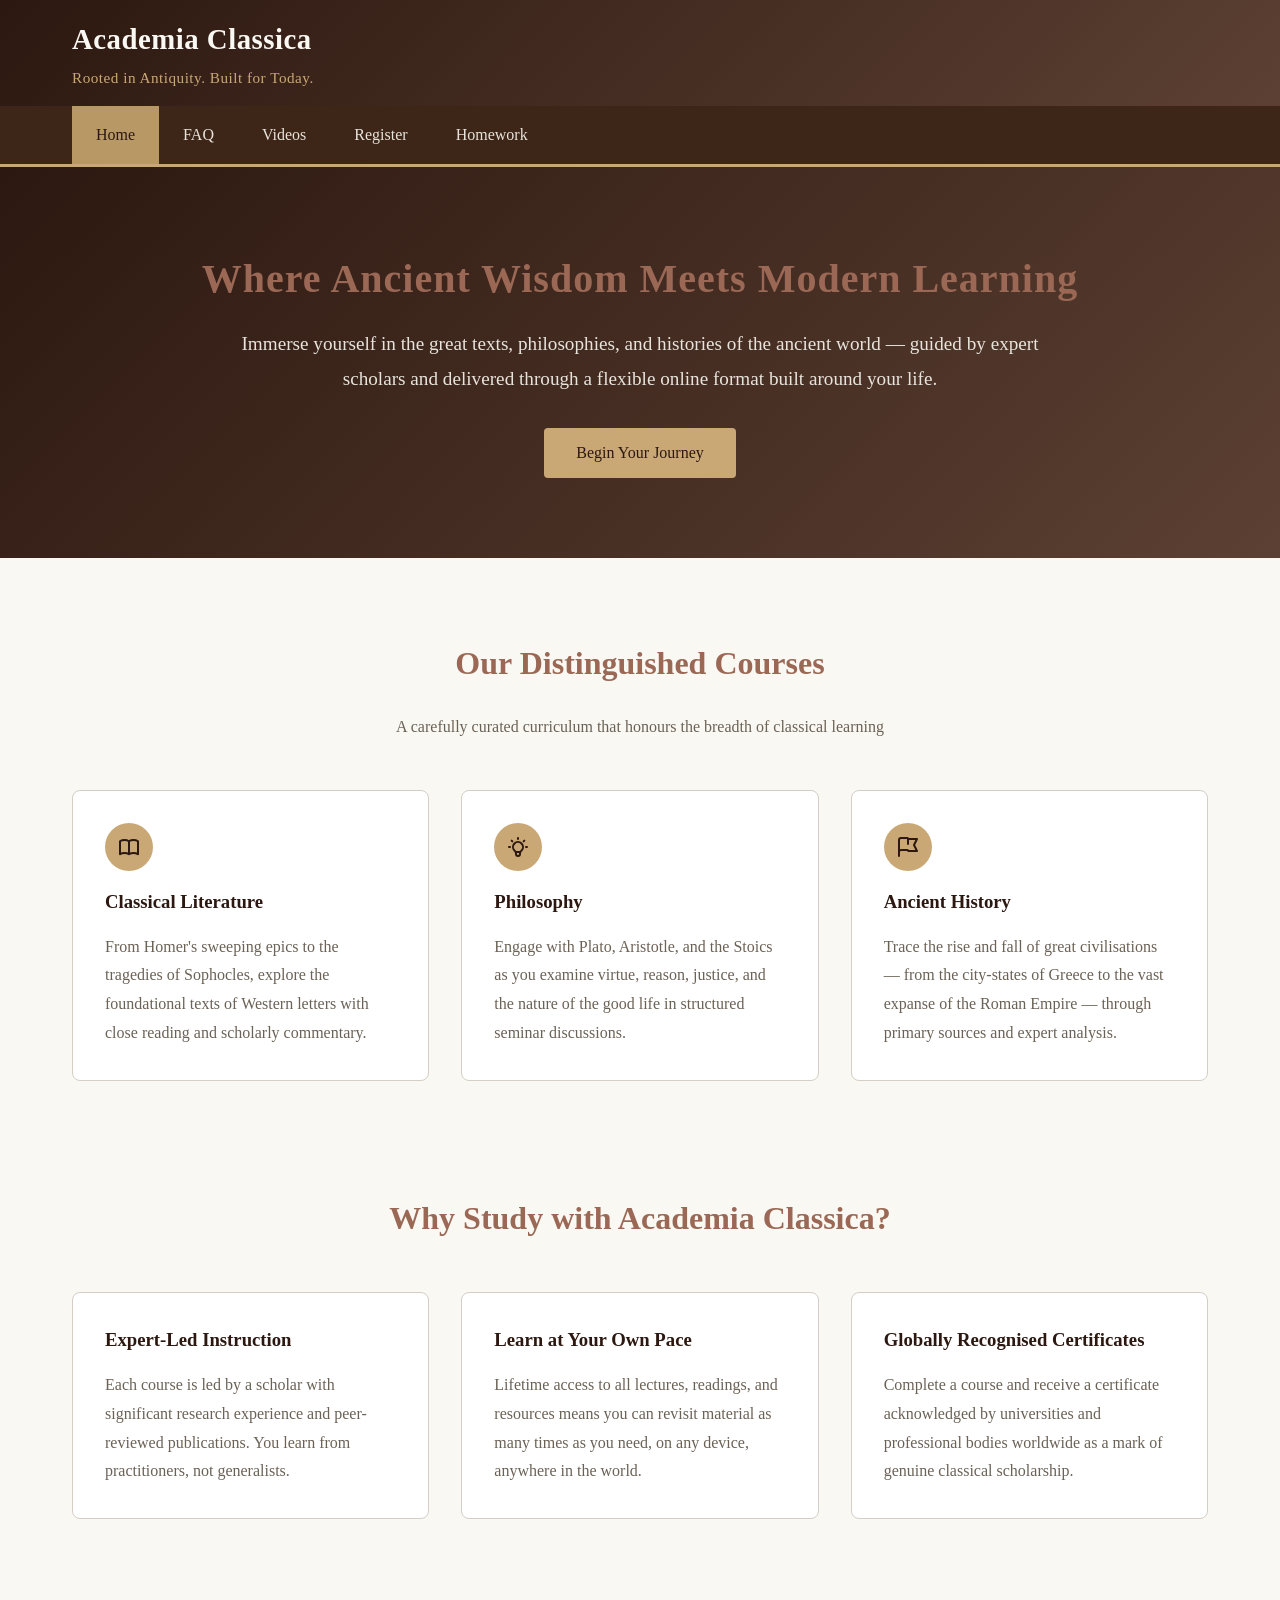
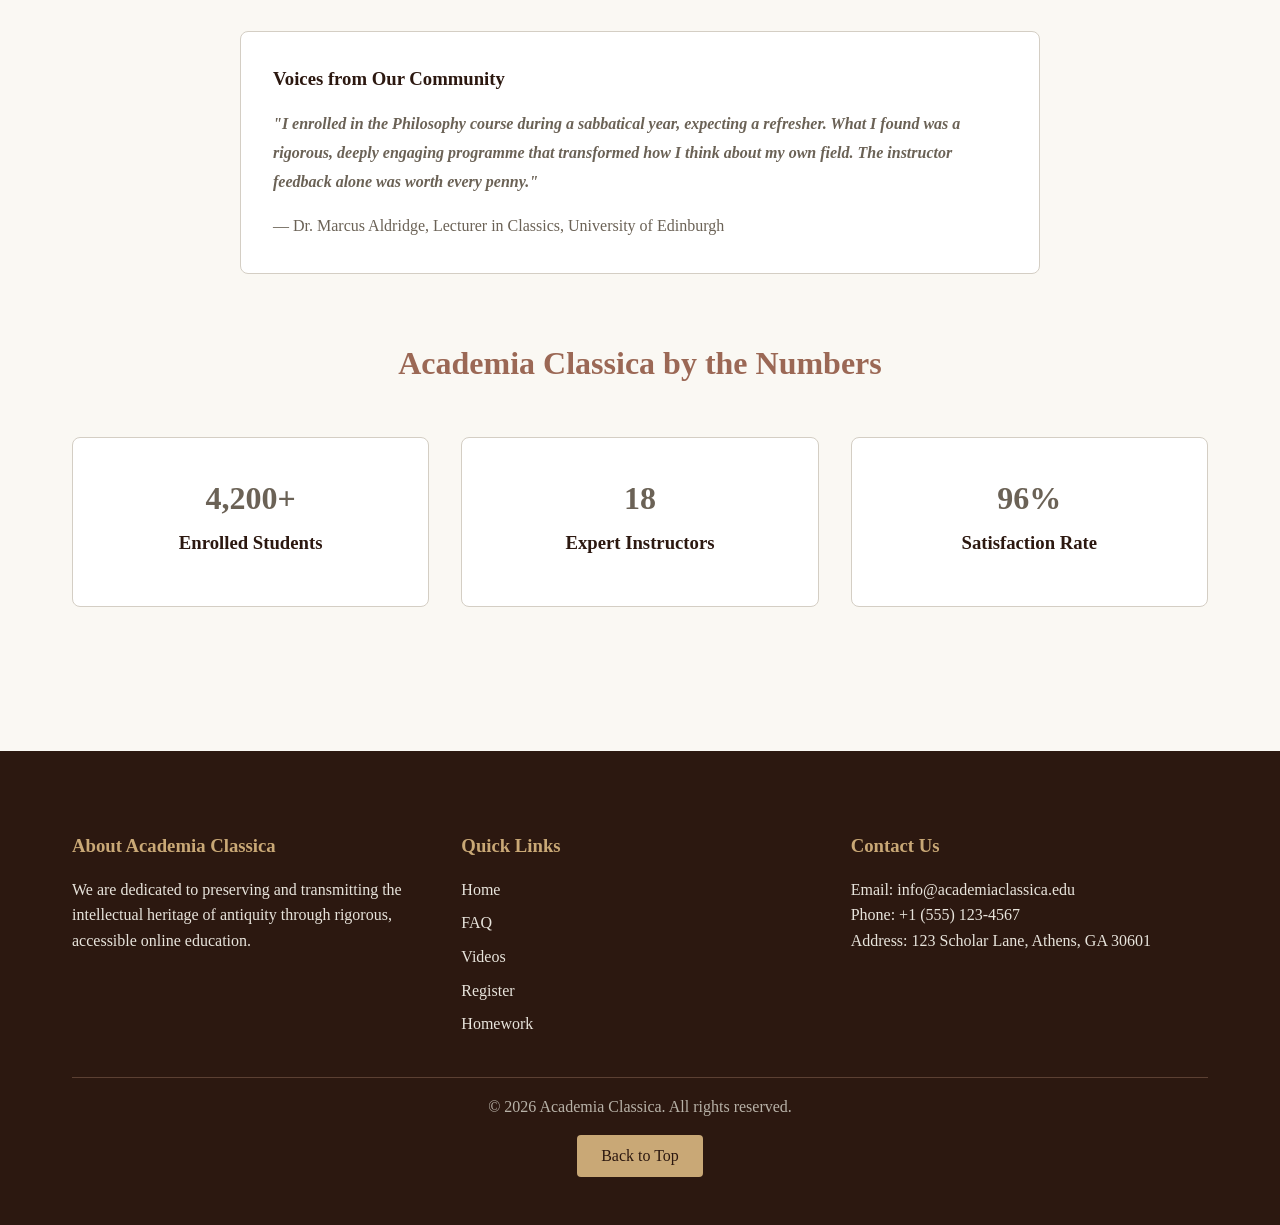
<file: index.html>
<!DOCTYPE html>
<html lang="en">
<head>
    <meta charset="UTF-8">
    <meta name="viewport" content="width=device-width, initial-scale=1.0">
    <title>Academia Classica - Online Classical Education</title>
    <link rel="stylesheet" href="css/style.css">
</head>
<body>
    <!-- Site Header -->
    <header id="top">
        <div class="container header-inner">
            <div>
                <h1>Academia Classica</h1>
                <p class="header-tagline">Rooted in Antiquity. Built for Today.</p>
            </div>
        </div>
    </header>

    <!-- Navigation Bar -->
    <nav>
        <ul>
            <li><a href="index.html" class="active">Home</a></li>
            <li><a href="page2.html">FAQ</a></li>
            <li><a href="page3.html">Videos</a></li>
            <li><a href="page4.html">Register</a></li>
            <li><a href="page5.html">Homework</a></li>
        </ul>
    </nav>

    <!-- Main Content -->
    <main>
        <section class="hero">
            <h2>Where Ancient Wisdom Meets Modern Learning</h2>
            <p>
                Immerse yourself in the great texts, philosophies, and histories of the ancient world —
                guided by expert scholars and delivered through a flexible online format built around your life.
            </p>
            <a href="page4.html" class="btn">Begin Your Journey</a>
        </section>

        <section class="container">
            <h2>Our Distinguished Courses</h2>
            <p class="text-center mb-2">A carefully curated curriculum that honours the breadth of classical learning</p>

            <div class="grid">
                <article class="card">
                    <div class="icon">
                        <svg width="24" height="24" fill="none" stroke="#2C1810" viewBox="0 0 24 24">
                            <path stroke-linecap="round" stroke-linejoin="round" stroke-width="2"
                                  d="M12 6.253v13m0-13C10.832 5.477 9.246 5 7.5 5S4.168 5.477 3 6.253v13C4.168 18.477 5.754 18 7.5 18s3.332.477 4.5 1.253m0-13C13.168 5.477 14.754 5 16.5 5c1.747 0 3.332.477 4.5 1.253v13C19.832 18.477 18.247 18 16.5 18c-1.746 0-3.332.477-4.5 1.253" />
                        </svg>
                    </div>
                    <h3>Classical Literature</h3>
                    <p>
                        From Homer's sweeping epics to the tragedies of Sophocles, explore the foundational
                        texts of Western letters with close reading and scholarly commentary.
                    </p>
                </article>

                <article class="card">
                    <div class="icon">
                        <svg width="24" height="24" fill="none" stroke="#2C1810" viewBox="0 0 24 24">
                            <path stroke-linecap="round" stroke-linejoin="round" stroke-width="2"
                                  d="M9.663 17h4.673M12 3v1m6.364 1.636l-.707.707M21 12h-1M4 12H3m3.343-5.657l-.707-.707m2.828 9.9a5 5 0 117.072 0l-.548.547A3.374 3.374 0 0014 18.469V19a2 2 0 11-4 0v-.531c0-.895-.356-1.754-.988-2.386l-.548-.547z" />
                        </svg>
                    </div>
                    <h3>Philosophy</h3>
                    <p>
                        Engage with Plato, Aristotle, and the Stoics as you examine virtue, reason,
                        justice, and the nature of the good life in structured seminar discussions.
                    </p>
                </article>

                <article class="card">
                    <div class="icon">
                        <svg width="24" height="24" fill="none" stroke="#2C1810" viewBox="0 0 24 24">
                            <path stroke-linecap="round" stroke-linejoin="round" stroke-width="2"
                                  d="M3 21v-4m0 0V5a2 2 0 012-2h6.5l1 1H21l-3 6 3 6h-8.5l-1-1H5a2 2 0 00-2 2zm9-13.5V9" />
                        </svg>
                    </div>
                    <h3>Ancient History</h3>
                    <p>
                        Trace the rise and fall of great civilisations — from the city-states of Greece
                        to the vast expanse of the Roman Empire — through primary sources and expert analysis.
                    </p>
                </article>
            </div>
        </section>

        <!-- Why Choose Us -->
        <section class="container">
            <h2>Why Study with Academia Classica?</h2>
            <div class="grid">
                <article class="card">
                    <h3>Expert-Led Instruction</h3>
                    <p>
                        Each course is led by a scholar with significant research experience and peer-reviewed
                        publications. You learn from practitioners, not generalists.
                    </p>
                </article>

                <article class="card">
                    <h3>Learn at Your Own Pace</h3>
                    <p>
                        Lifetime access to all lectures, readings, and resources means you can revisit
                        material as many times as you need, on any device, anywhere in the world.
                    </p>
                </article>

                <article class="card">
                    <h3>Globally Recognised Certificates</h3>
                    <p>
                        Complete a course and receive a certificate acknowledged by universities and
                        professional bodies worldwide as a mark of genuine classical scholarship.
                    </p>
                </article>
            </div>
        </section>

        <!-- Student Testimonial -->
        <section class="container">
            <div class="card max-width-800">
                <h3>Voices from Our Community</h3>
                <p class="italic-text">
                    <strong>"I enrolled in the Philosophy course during a sabbatical year, expecting a refresher.
                    What I found was a rigorous, deeply engaging programme that transformed how I think about
                    my own field. The instructor feedback alone was worth every penny."</strong>
                </p>
                <p class="author-text">— Dr. Marcus Aldridge, Lecturer in Classics, University of Edinburgh</p>
            </div>
        </section>

        <!-- Stats Strip -->
        <section class="container">
            <h2>Academia Classica by the Numbers</h2>
            <div class="grid">
                <article class="card text-center">
                    <p class="stat-number stat-graded"><strong>4,200+</strong></p>
                    <h3>Enrolled Students</h3>
                </article>
                <article class="card text-center">
                    <p class="stat-number stat-pending"><strong>18</strong></p>
                    <h3>Expert Instructors</h3>
                </article>
                <article class="card text-center">
                    <p class="stat-number stat-submitted"><strong>96%</strong></p>
                    <h3>Satisfaction Rate</h3>
                </article>
            </div>
        </section>
    </main>


    <footer>
        <div class="container">
            <div class="footer-content">
                <aside class="footer-section">
                    <h3>About Academia Classica</h3>
                    <p>
                        We are dedicated to preserving and transmitting the intellectual heritage of
                        antiquity through rigorous, accessible online education.
                    </p>
                </aside>

                <aside class="footer-section">
                    <h3>Quick Links</h3>
                    <ul>
                        <li><a href="index.html">Home</a></li>
                        <li><a href="page2.html">FAQ</a></li>
                        <li><a href="page3.html">Videos</a></li>
                        <li><a href="page4.html">Register</a></li>
                        <li><a href="page5.html">Homework</a></li>
                    </ul>
                </aside>

                <aside class="footer-section">
                    <h3>Contact Us</h3>
                    <p>Email: info@academiaclassica.edu</p>
                    <p>Phone: +1 (555) 123-4567</p>
                    <p>Address: 123 Scholar Lane, Athens, GA 30601</p>
                </aside>
            </div>

            <div class="footer-bottom">
                <p>&copy; 2026 Academia Classica. All rights reserved.</p>
                <a href="#top" class="back-to-top">Back to Top</a>
            </div>
        </div>
    </footer>
</body>
</html>
</file>
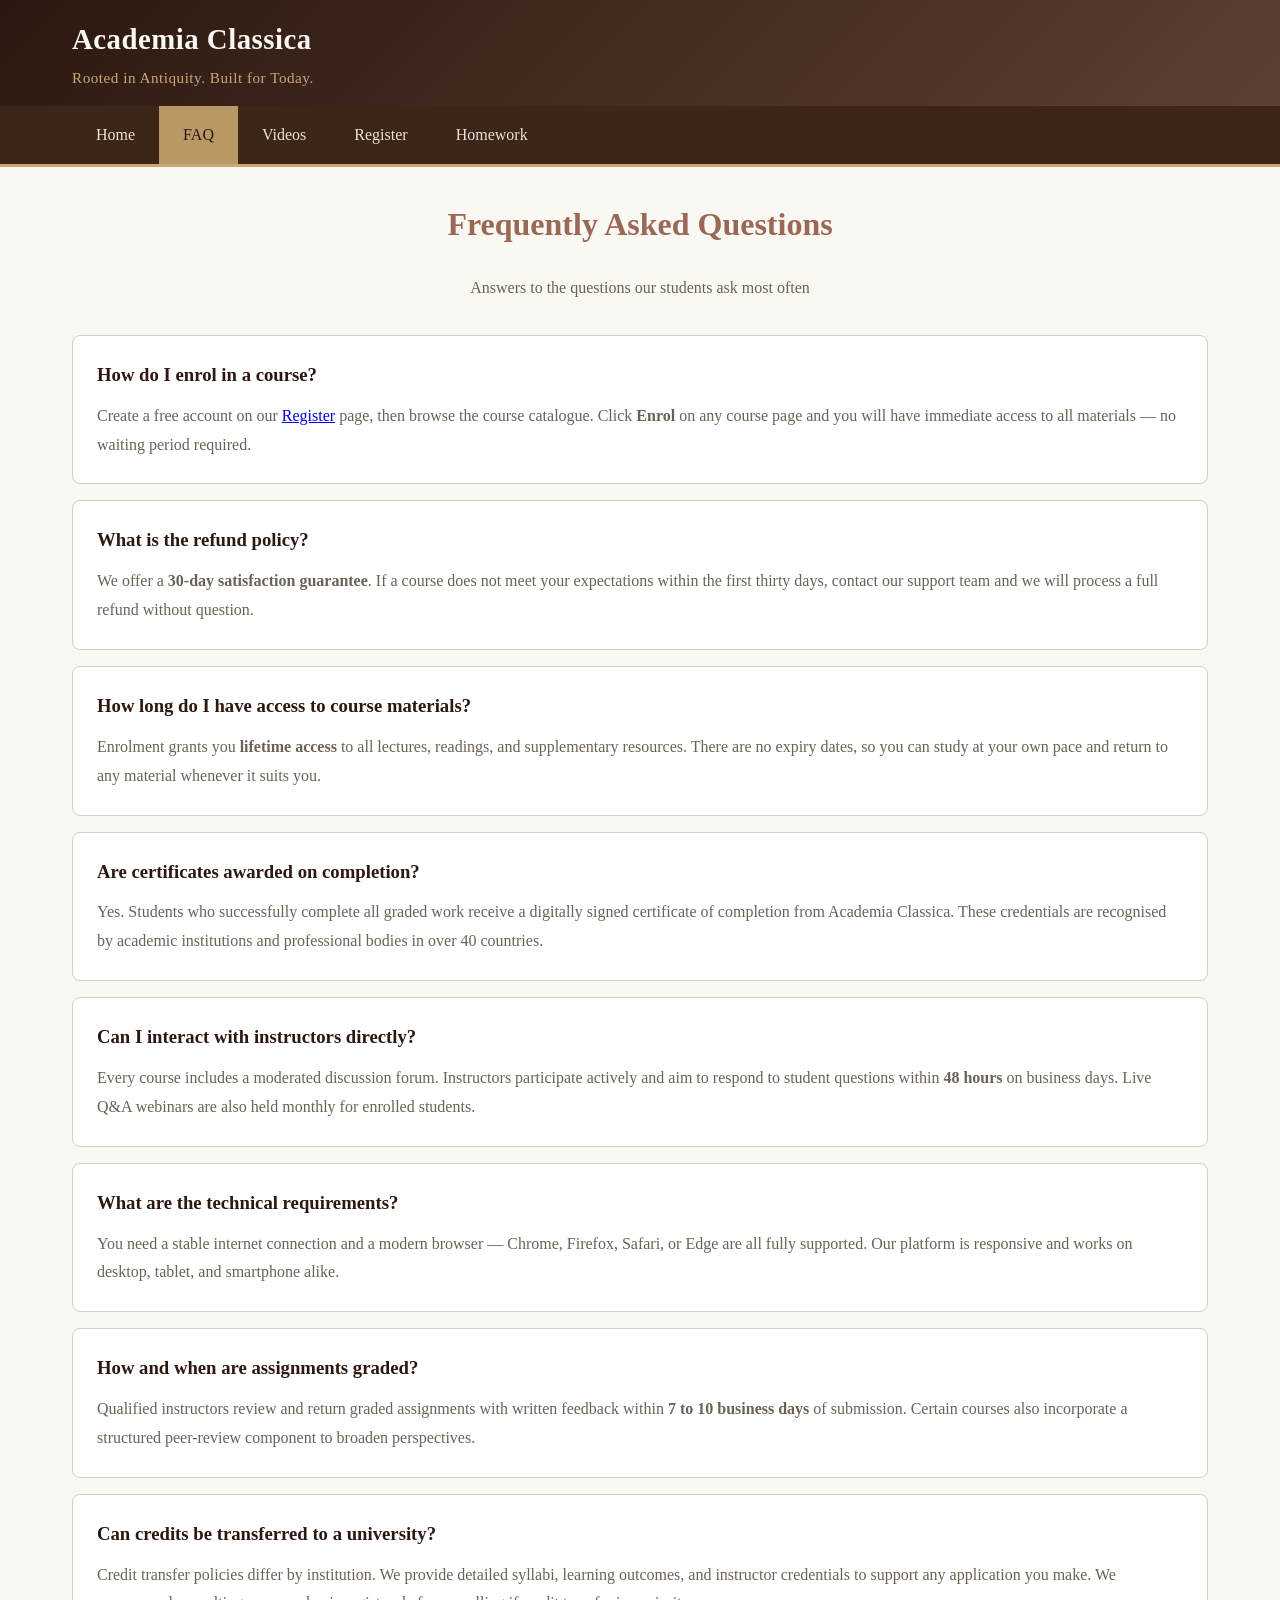
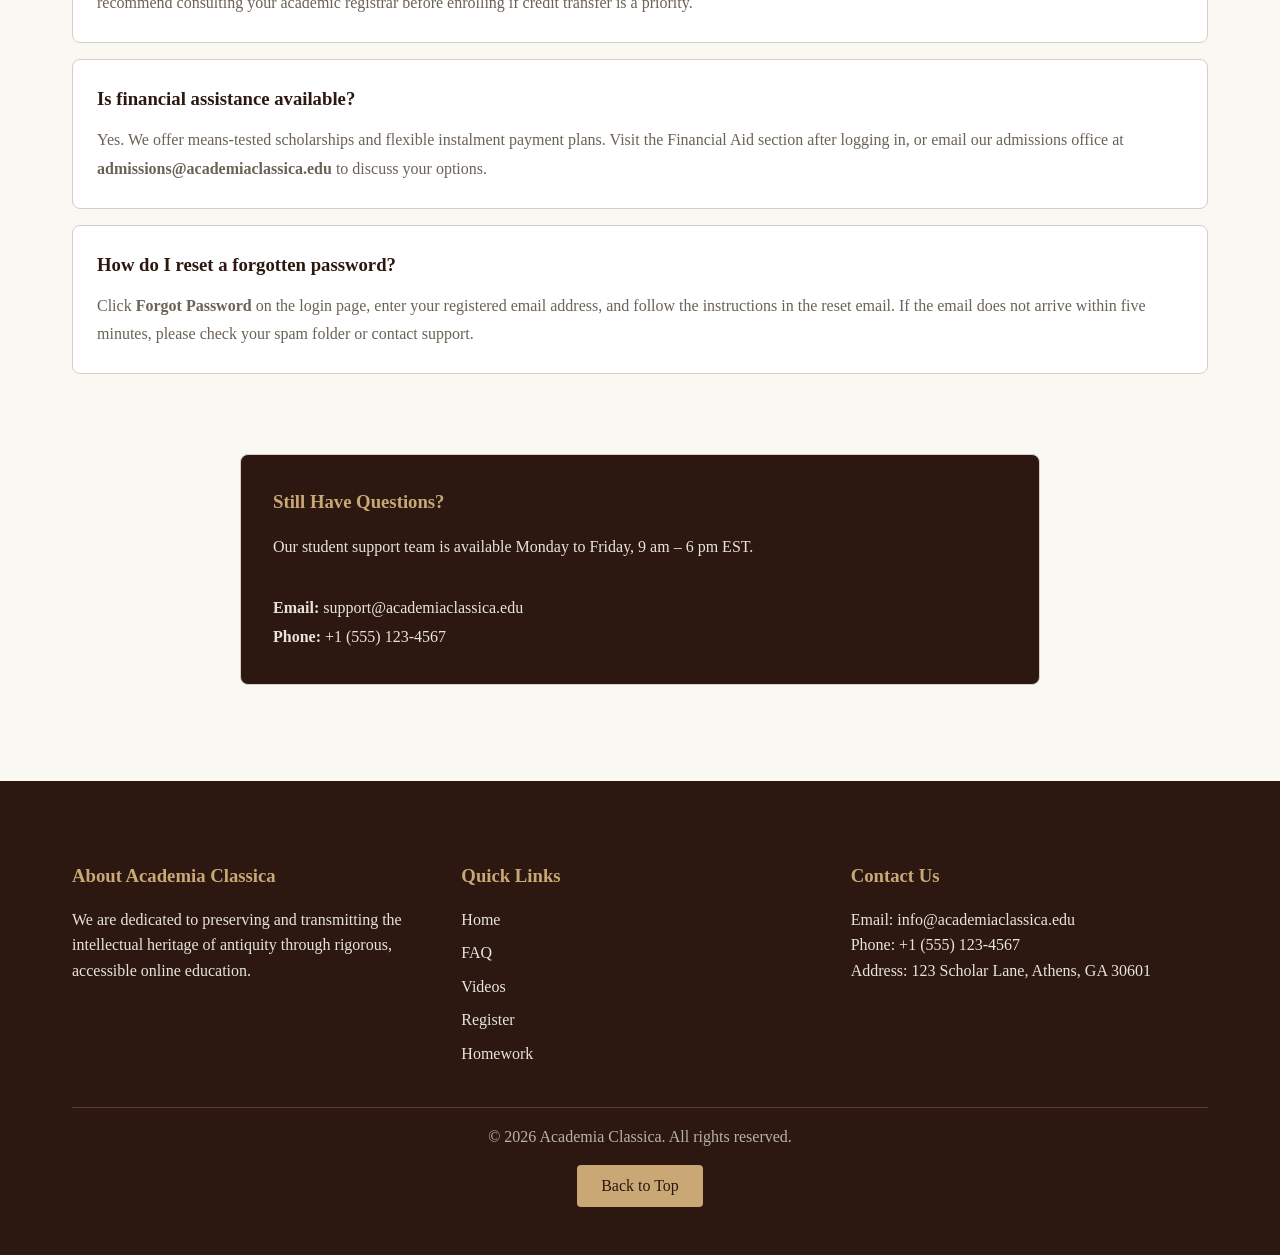
<file: page2.html>
<!DOCTYPE html>
<html lang="en">
<head>
    <meta charset="UTF-8">
    <meta name="viewport" content="width=device-width, initial-scale=1.0">
    <title>FAQ - Academia Classica</title>
    <link rel="stylesheet" href="css/style.css">
</head>
<body>
    <header id="top">
        <div class="container header-inner">
            <div>
                <h1>Academia Classica</h1>
                <p class="header-tagline">Rooted in Antiquity. Built for Today.</p>
            </div>
        </div>
    </header>

    <nav>
        <ul>
            <li><a href="index.html">Home</a></li>
            <li><a href="page2.html" class="active">FAQ</a></li>
            <li><a href="page3.html">Videos</a></li>
            <li><a href="page4.html">Register</a></li>
            <li><a href="page5.html">Homework</a></li>
        </ul>
    </nav>

    <main>
        <section class="container">
            <h2>Frequently Asked Questions</h2>
            <p class="text-center mb-2">Answers to the questions our students ask most often</p>

            <article class="faq-item">
                <h3>How do I enrol in a course?</h3>
                <p>
                    Create a free account on our <a href="page4.html">Register</a> page, then browse the
                    course catalogue. Click <strong>Enrol</strong> on any course page and you will have
                    immediate access to all materials — no waiting period required.
                </p>
            </article>

            <article class="faq-item">
                <h3>What is the refund policy?</h3>
                <p>
                    We offer a <strong>30-day satisfaction guarantee</strong>. If a course does not meet
                    your expectations within the first thirty days, contact our support team and we will
                    process a full refund without question.
                </p>
            </article>

            <article class="faq-item">
                <h3>How long do I have access to course materials?</h3>
                <p>
                    Enrolment grants you <strong>lifetime access</strong> to all lectures, readings, and
                    supplementary resources. There are no expiry dates, so you can study at your own pace
                    and return to any material whenever it suits you.
                </p>
            </article>

            <article class="faq-item">
                <h3>Are certificates awarded on completion?</h3>
                <p>
                    Yes. Students who successfully complete all graded work receive a digitally signed
                    certificate of completion from Academia Classica. These credentials are recognised
                    by academic institutions and professional bodies in over 40 countries.
                </p>
            </article>

            <article class="faq-item">
                <h3>Can I interact with instructors directly?</h3>
                <p>
                    Every course includes a moderated discussion forum. Instructors participate actively
                    and aim to respond to student questions within <strong>48 hours</strong> on business days.
                    Live Q&amp;A webinars are also held monthly for enrolled students.
                </p>
            </article>

            <article class="faq-item">
                <h3>What are the technical requirements?</h3>
                <p>
                    You need a stable internet connection and a modern browser — Chrome, Firefox, Safari,
                    or Edge are all fully supported. Our platform is responsive and works on desktop,
                    tablet, and smartphone alike.
                </p>
            </article>

            <article class="faq-item">
                <h3>How and when are assignments graded?</h3>
                <p>
                    Qualified instructors review and return graded assignments with written feedback
                    within <strong>7 to 10 business days</strong> of submission. Certain courses also
                    incorporate a structured peer-review component to broaden perspectives.
                </p>
            </article>

            <article class="faq-item">
                <h3>Can credits be transferred to a university?</h3>
                <p>
                    Credit transfer policies differ by institution. We provide detailed syllabi, learning
                    outcomes, and instructor credentials to support any application you make. We recommend
                    consulting your academic registrar before enrolling if credit transfer is a priority.
                </p>
            </article>

            <article class="faq-item">
                <h3>Is financial assistance available?</h3>
                <p>
                    Yes. We offer means-tested scholarships and flexible instalment payment plans.
                    Visit the Financial Aid section after logging in, or email our admissions office
                    at <strong>admissions@academiaclassica.edu</strong> to discuss your options.
                </p>
            </article>

            <article class="faq-item">
                <h3>How do I reset a forgotten password?</h3>
                <p>
                    Click <strong>Forgot Password</strong> on the login page, enter your registered
                    email address, and follow the instructions in the reset email. If the email does
                    not arrive within five minutes, please check your spam folder or contact support.
                </p>
            </article>
        </section>

        <section class="container">
            <div class="card max-width-800 dark-card">
                <h3>Still Have Questions?</h3>
                <p>Our student support team is available Monday to Friday, 9 am – 6 pm EST.</p>
                <p class="mt-2">
                    <strong>Email:</strong> support@academiaclassica.edu<br>
                    <strong>Phone:</strong> +1 (555) 123-4567
                </p>
            </div>
        </section>
    </main>

    <!-- Footer -->
    <footer>
        <div class="container">
            <div class="footer-content">
                <aside class="footer-section">
                    <h3>About Academia Classica</h3>
                    <p>
                        We are dedicated to preserving and transmitting the intellectual heritage of
                        antiquity through rigorous, accessible online education.
                    </p>
                </aside>

                <aside class="footer-section">
                    <h3>Quick Links</h3>
                    <ul>
                        <li><a href="index.html">Home</a></li>
                        <li><a href="page2.html">FAQ</a></li>
                        <li><a href="page3.html">Videos</a></li>
                        <li><a href="page4.html">Register</a></li>
                        <li><a href="page5.html">Homework</a></li>
                    </ul>
                </aside>

                <aside class="footer-section">
                    <h3>Contact Us</h3>
                    <p>Email: info@academiaclassica.edu</p>
                    <p>Phone: +1 (555) 123-4567</p>
                    <p>Address: 123 Scholar Lane, Athens, GA 30601</p>
                </aside>
            </div>

            <div class="footer-bottom">
                <p>&copy; 2026 Academia Classica. All rights reserved.</p>
                <a href="#top" class="back-to-top">Back to Top</a>
            </div>
        </div>
    </footer>
</body>
</html>
</file>
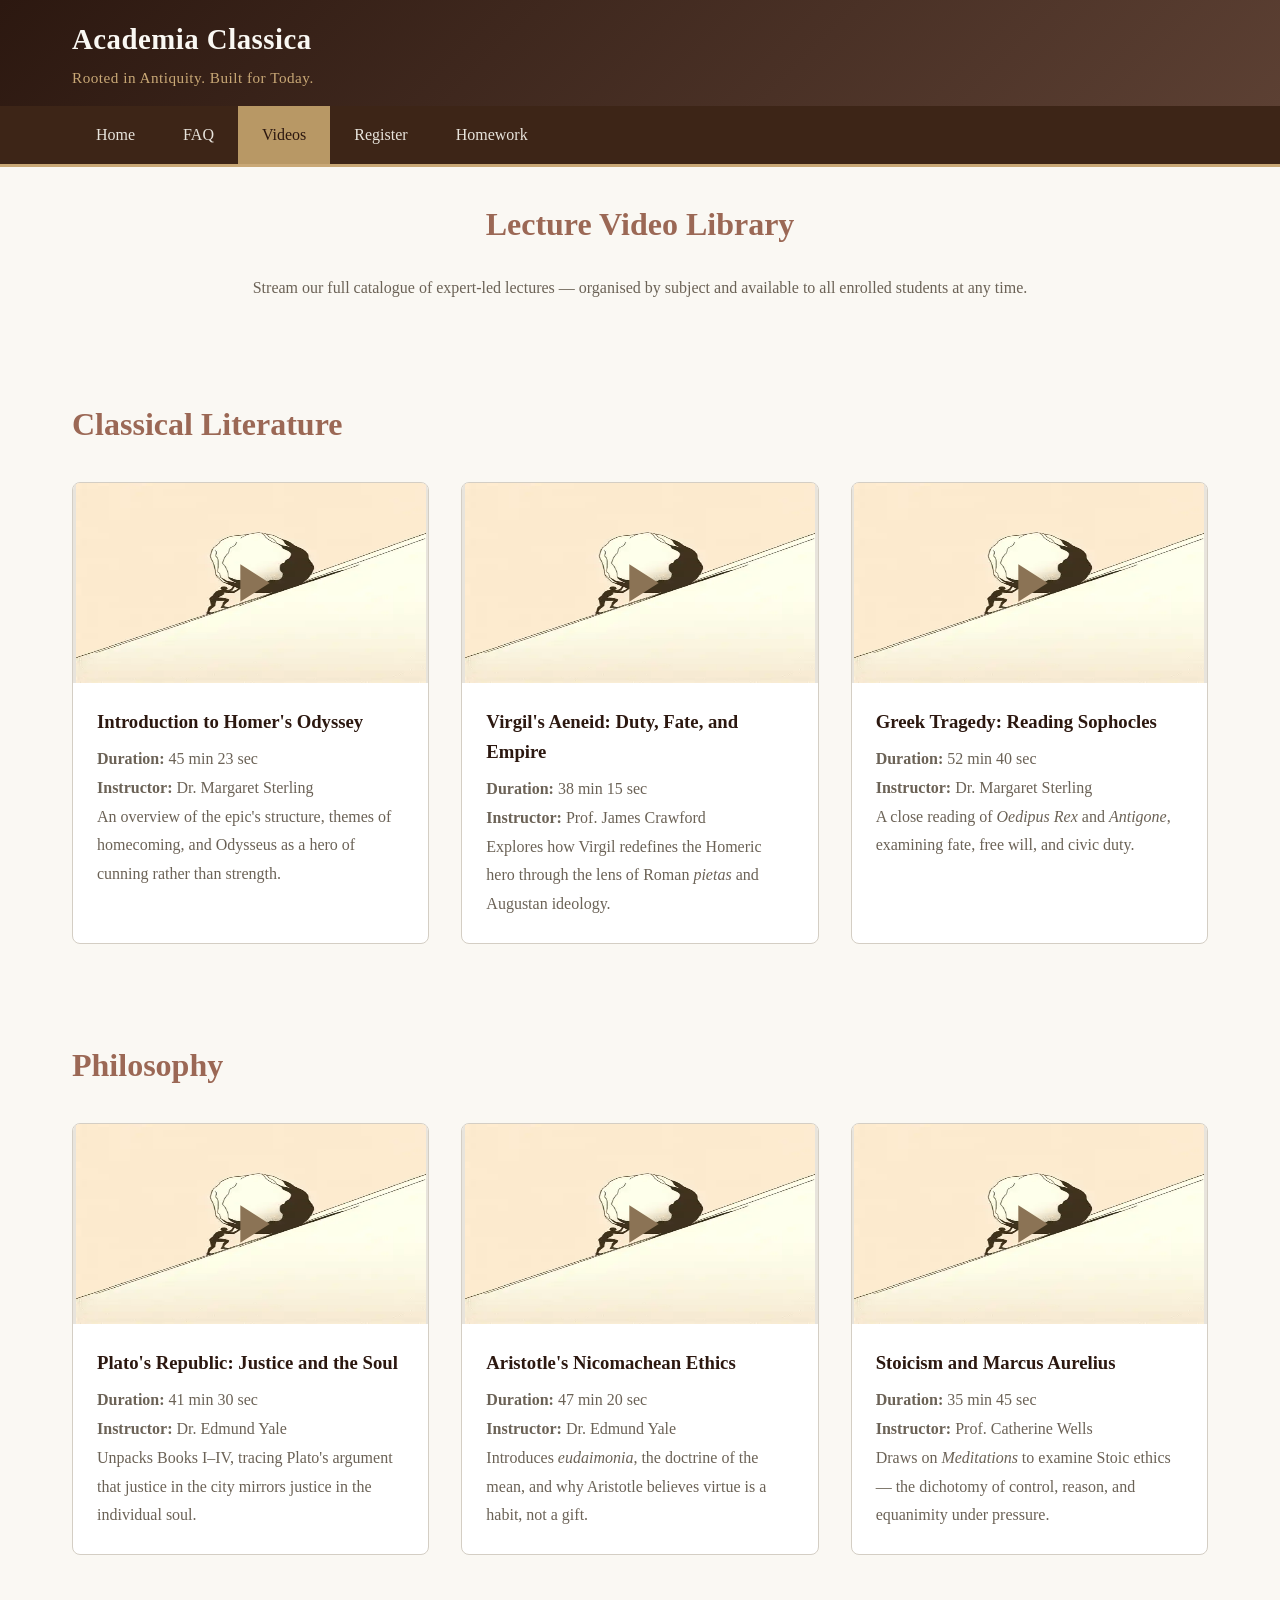
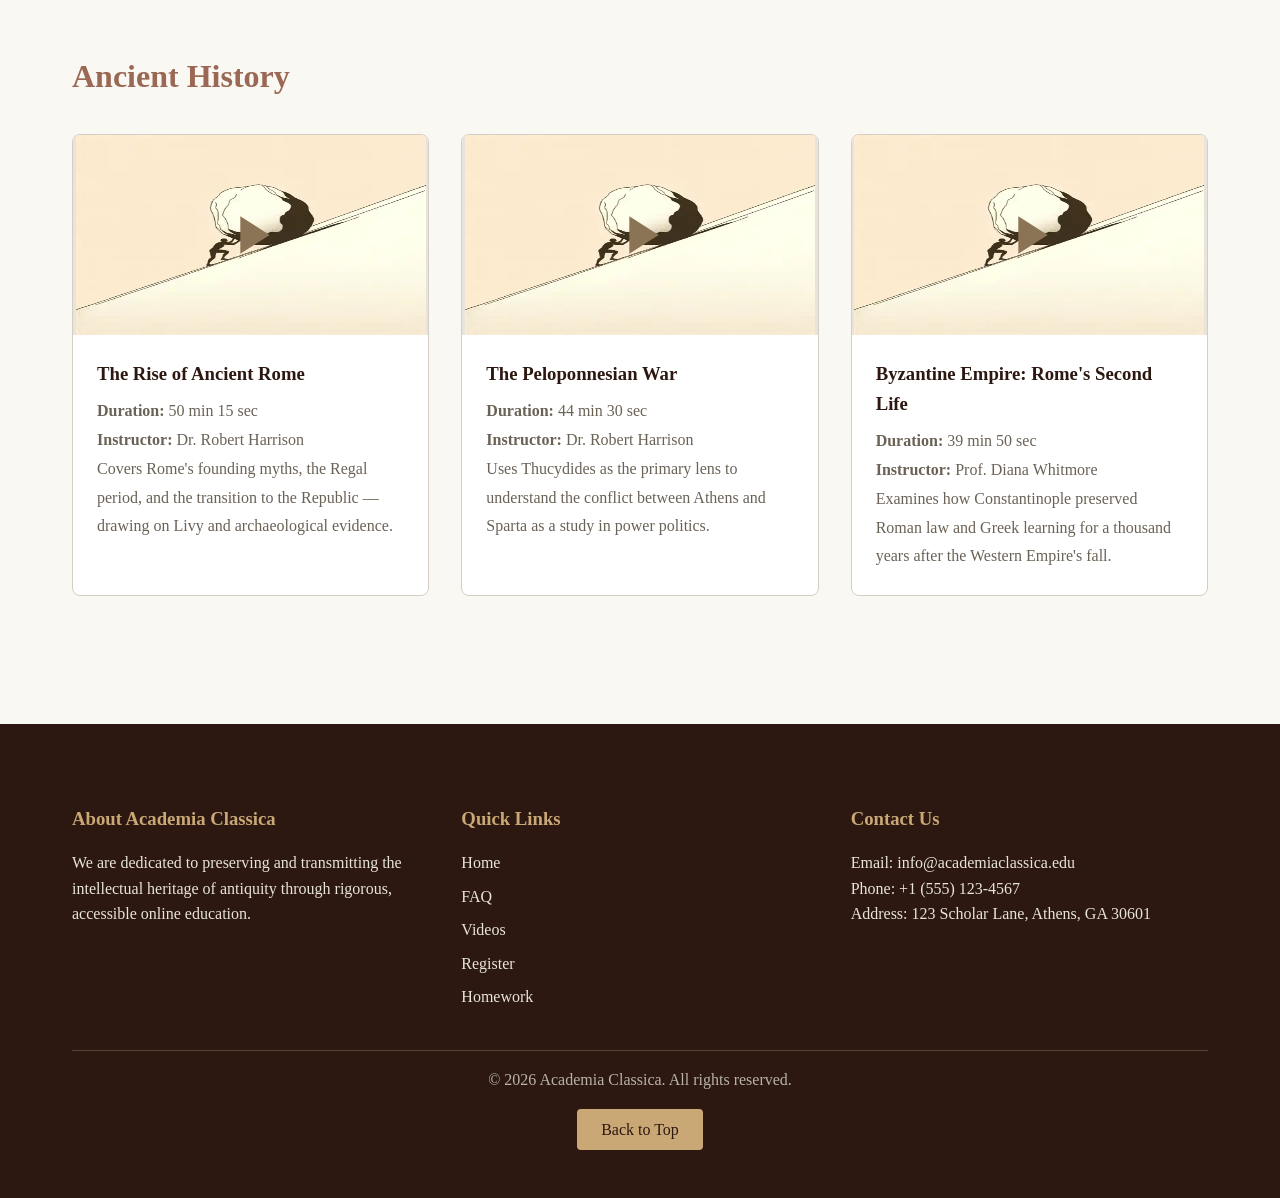
<file: page3.html>
<!DOCTYPE html>
<html lang="en">
<head>
    <meta charset="UTF-8">
    <meta name="viewport" content="width=device-width, initial-scale=1.0">
    <title>Course Videos - Academia Classica</title>
    <link rel="stylesheet" href="css/style.css">
</head>
<body>
    <!-- Site Header -->
    <header id="top">
        <div class="container header-inner">
            <div>
                <h1>Academia Classica</h1>
                <p class="header-tagline">Rooted in Antiquity. Built for Today.</p>
            </div>
        </div>
    </header>

    <!-- Navigation Bar -->
    <nav>
        <ul>
            <li><a href="index.html">Home</a></li>
            <li><a href="page2.html">FAQ</a></li>
            <li><a href="page3.html" class="active">Videos</a></li>
            <li><a href="page4.html">Register</a></li>
            <li><a href="page5.html">Homework</a></li>
        </ul>
    </nav>

    <main>
        <section class="container">
            <h2>Lecture Video Library</h2>
            <p class="text-center mb-2">
                Stream our full catalogue of expert-led lectures — organised by subject and available
                to all enrolled students at any time.
            </p>
        </section>

        <section class="container">
            <h2 class="text-left">Classical Literature</h2>
            <div class="video-grid">
                <article class="video-item">
                    <div class="video-thumbnail">
                        <svg width="64" height="64" fill="#8B7355" viewBox="0 0 24 24">
                            <path d="M8 5v14l11-7z" />
                        </svg>
                    </div>
                    <div class="video-content">
                        <h3>Introduction to Homer's Odyssey</h3>
                        <p><strong>Duration:</strong> 45 min 23 sec</p>
                        <p><strong>Instructor:</strong> Dr. Margaret Sterling</p>
                        <p>An overview of the epic's structure, themes of homecoming, and Odysseus as a hero of cunning rather than strength.</p>
                    </div>
                </article>

                <article class="video-item">
                    <div class="video-thumbnail">
                        <svg width="64" height="64" fill="#8B7355" viewBox="0 0 24 24">
                            <path d="M8 5v14l11-7z" />
                        </svg>
                    </div>
                    <div class="video-content">
                        <h3>Virgil's Aeneid: Duty, Fate, and Empire</h3>
                        <p><strong>Duration:</strong> 38 min 15 sec</p>
                        <p><strong>Instructor:</strong> Prof. James Crawford</p>
                        <p>Explores how Virgil redefines the Homeric hero through the lens of Roman <em>pietas</em> and Augustan ideology.</p>
                    </div>
                </article>

                <article class="video-item">
                    <div class="video-thumbnail">
                        <svg width="64" height="64" fill="#8B7355" viewBox="0 0 24 24">
                            <path d="M8 5v14l11-7z" />
                        </svg>
                    </div>
                    <div class="video-content">
                        <h3>Greek Tragedy: Reading Sophocles</h3>
                        <p><strong>Duration:</strong> 52 min 40 sec</p>
                        <p><strong>Instructor:</strong> Dr. Margaret Sterling</p>
                        <p>A close reading of <em>Oedipus Rex</em> and <em>Antigone</em>, examining fate, free will, and civic duty.</p>
                    </div>
                </article>
            </div>
        </section>

        <section class="container">
            <h2 class="text-left">Philosophy</h2>
            <div class="video-grid">
                <article class="video-item">
                    <div class="video-thumbnail">
                        <svg width="64" height="64" fill="#8B7355" viewBox="0 0 24 24">
                            <path d="M8 5v14l11-7z" />
                        </svg>
                    </div>
                    <div class="video-content">
                        <h3>Plato's Republic: Justice and the Soul</h3>
                        <p><strong>Duration:</strong> 41 min 30 sec</p>
                        <p><strong>Instructor:</strong> Dr. Edmund Yale</p>
                        <p>Unpacks Books I–IV, tracing Plato's argument that justice in the city mirrors justice in the individual soul.</p>
                    </div>
                </article>

                <article class="video-item">
                    <div class="video-thumbnail">
                        <svg width="64" height="64" fill="#8B7355" viewBox="0 0 24 24">
                            <path d="M8 5v14l11-7z" />
                        </svg>
                    </div>
                    <div class="video-content">
                        <h3>Aristotle's Nicomachean Ethics</h3>
                        <p><strong>Duration:</strong> 47 min 20 sec</p>
                        <p><strong>Instructor:</strong> Dr. Edmund Yale</p>
                        <p>Introduces <em>eudaimonia</em>, the doctrine of the mean, and why Aristotle believes virtue is a habit, not a gift.</p>
                    </div>
                </article>

                <article class="video-item">
                    <div class="video-thumbnail">
                        <svg width="64" height="64" fill="#8B7355" viewBox="0 0 24 24">
                            <path d="M8 5v14l11-7z" />
                        </svg>
                    </div>
                    <div class="video-content">
                        <h3>Stoicism and Marcus Aurelius</h3>
                        <p><strong>Duration:</strong> 35 min 45 sec</p>
                        <p><strong>Instructor:</strong> Prof. Catherine Wells</p>
                        <p>Draws on <em>Meditations</em> to examine Stoic ethics — the dichotomy of control, reason, and equanimity under pressure.</p>
                    </div>
                </article>
            </div>
        </section>

        <section class="container">
            <h2 class="text-left">Ancient History</h2>
            <div class="video-grid">
                <article class="video-item">
                    <div class="video-thumbnail">
                        <svg width="64" height="64" fill="#8B7355" viewBox="0 0 24 24">
                            <path d="M8 5v14l11-7z" />
                        </svg>
                    </div>
                    <div class="video-content">
                        <h3>The Rise of Ancient Rome</h3>
                        <p><strong>Duration:</strong> 50 min 15 sec</p>
                        <p><strong>Instructor:</strong> Dr. Robert Harrison</p>
                        <p>Covers Rome's founding myths, the Regal period, and the transition to the Republic — drawing on Livy and archaeological evidence.</p>
                    </div>
                </article>

                <article class="video-item">
                    <div class="video-thumbnail">
                        <svg width="64" height="64" fill="#8B7355" viewBox="0 0 24 24">
                            <path d="M8 5v14l11-7z" />
                        </svg>
                    </div>
                    <div class="video-content">
                        <h3>The Peloponnesian War</h3>
                        <p><strong>Duration:</strong> 44 min 30 sec</p>
                        <p><strong>Instructor:</strong> Dr. Robert Harrison</p>
                        <p>Uses Thucydides as the primary lens to understand the conflict between Athens and Sparta as a study in power politics.</p>
                    </div>
                </article>

                <article class="video-item">
                    <div class="video-thumbnail">
                        <svg width="64" height="64" fill="#8B7355" viewBox="0 0 24 24">
                            <path d="M8 5v14l11-7z" />
                        </svg>
                    </div>
                    <div class="video-content">
                        <h3>Byzantine Empire: Rome's Second Life</h3>
                        <p><strong>Duration:</strong> 39 min 50 sec</p>
                        <p><strong>Instructor:</strong> Prof. Diana Whitmore</p>
                        <p>Examines how Constantinople preserved Roman law and Greek learning for a thousand years after the Western Empire's fall.</p>
                    </div>
                </article>
            </div>
        </section>
    </main>

    <footer>
        <div class="container">
            <div class="footer-content">
                <aside class="footer-section">
                    <h3>About Academia Classica</h3>
                    <p>
                        We are dedicated to preserving and transmitting the intellectual heritage of
                        antiquity through rigorous, accessible online education.
                    </p>
                </aside>

                <aside class="footer-section">
                    <h3>Quick Links</h3>
                    <ul>
                        <li><a href="index.html">Home</a></li>
                        <li><a href="page2.html">FAQ</a></li>
                        <li><a href="page3.html">Videos</a></li>
                        <li><a href="page4.html">Register</a></li>
                        <li><a href="page5.html">Homework</a></li>
                    </ul>
                </aside>

                <aside class="footer-section">
                    <h3>Contact Us</h3>
                    <p>Email: info@academiaclassica.edu</p>
                    <p>Phone: +1 (555) 123-4567</p>
                    <p>Address: 123 Scholar Lane, Athens, GA 30601</p>
                </aside>
            </div>

            <div class="footer-bottom">
                <p>&copy; 2026 Academia Classica. All rights reserved.</p>
                <a href="#top" class="back-to-top">Back to Top</a>
            </div>
        </div>
    </footer>
</body>
</html>
</file>
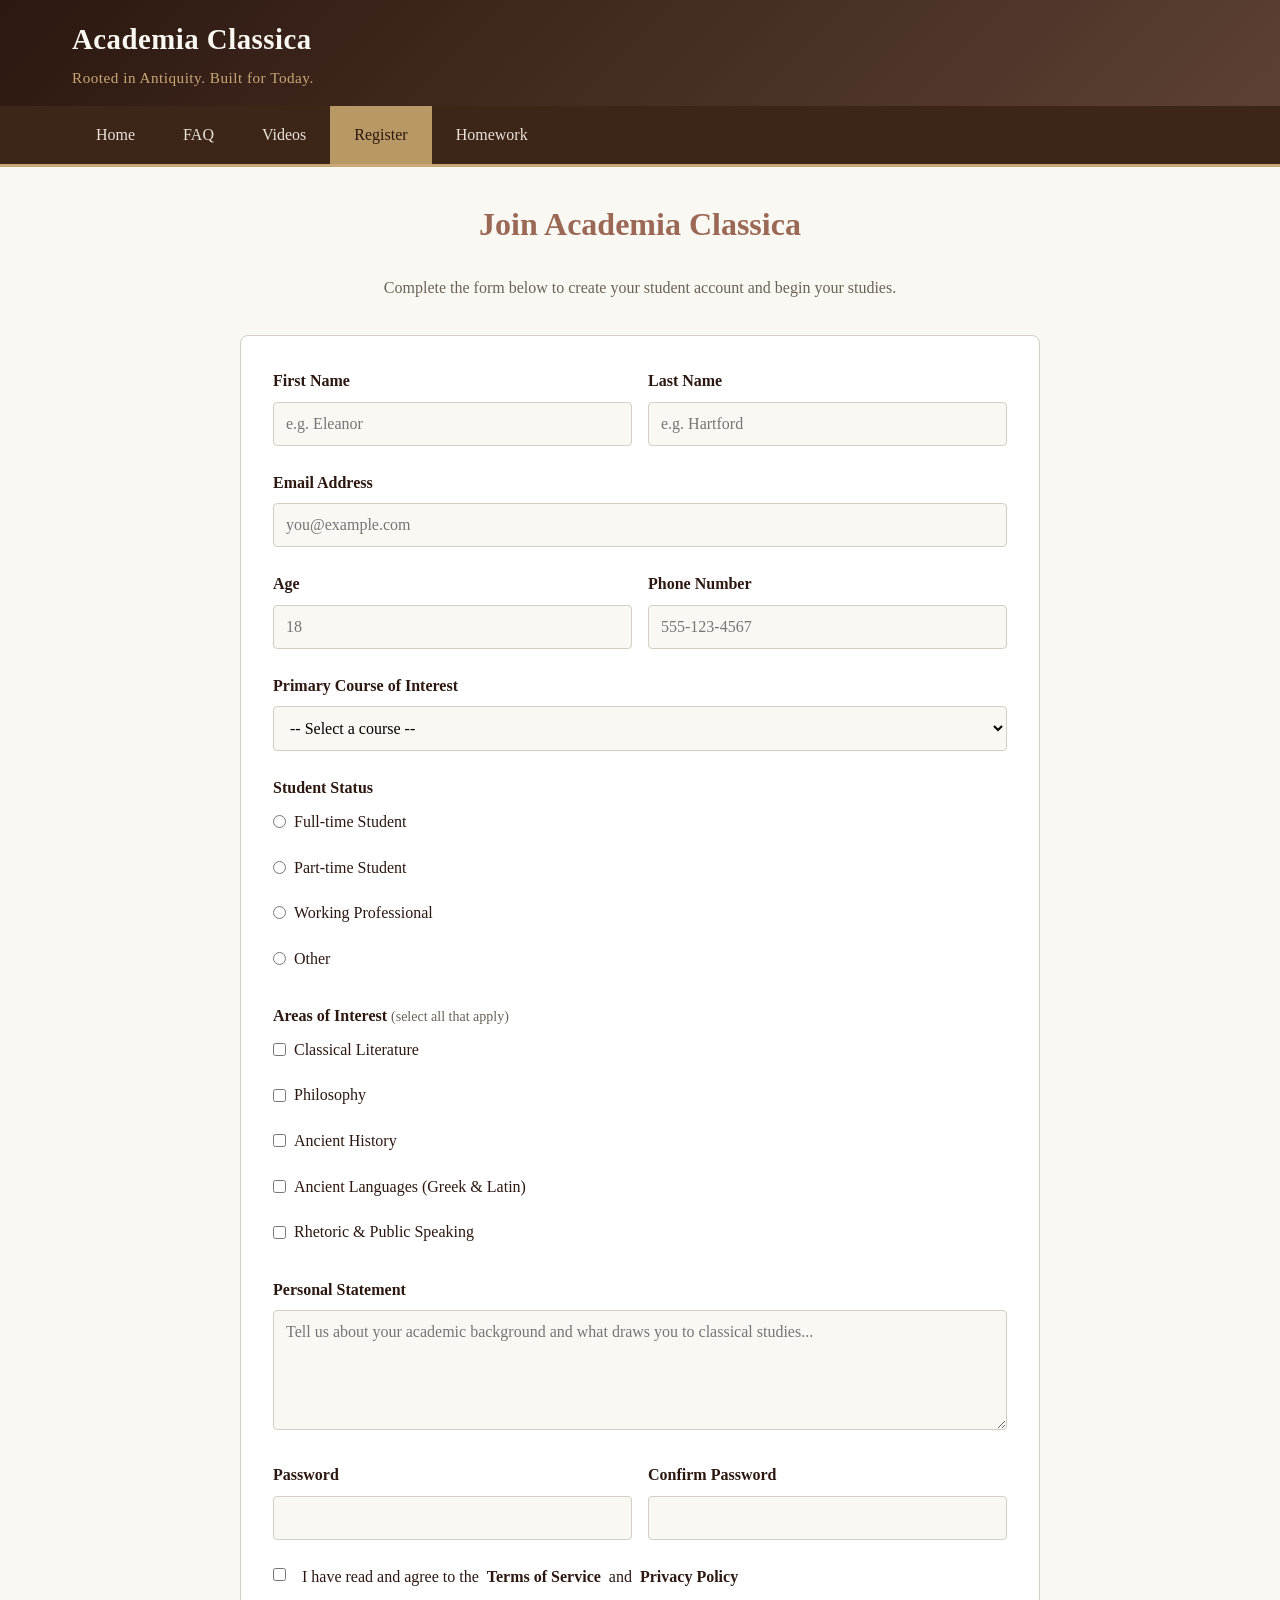
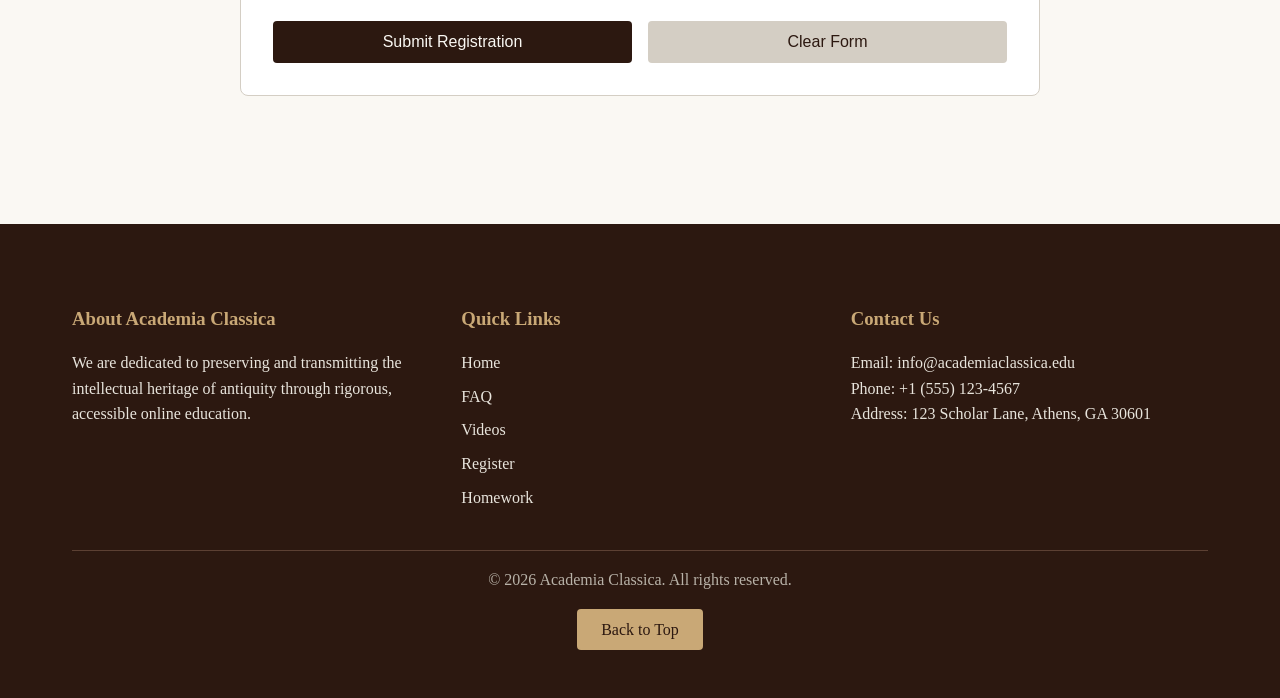
<file: page4.html>
<!DOCTYPE html>
<html lang="en">
<head>
    <meta charset="UTF-8">
    <meta name="viewport" content="width=device-width, initial-scale=1.0">
    <title>Register - Academia Classica</title>
    <link rel="stylesheet" href="css/style.css">
</head>
<body>
    <!-- Site Header -->
    <header id="top">
        <div class="container header-inner">
            <div>
                <h1>Academia Classica</h1>
                <p class="header-tagline">Rooted in Antiquity. Built for Today.</p>
            </div>
        </div>
    </header>

    <!-- Navigation Bar -->
    <nav>
        <ul>
            <li><a href="index.html">Home</a></li>
            <li><a href="page2.html">FAQ</a></li>
            <li><a href="page3.html">Videos</a></li>
            <li><a href="page4.html" class="active">Register</a></li>
            <li><a href="page5.html">Homework</a></li>
        </ul>
    </nav>

    <main>
        <section class="container">
            <h2>Join Academia Classica</h2>
            <p class="text-center mb-2">Complete the form below to create your student account and begin your studies.</p>

            <form id="registrationForm">
                <div class="form-row">
                    <div class="form-group">
                        <label for="firstName">First Name</label>
                        <input type="text" id="firstName" name="firstName" placeholder="e.g. Eleanor" required>
                    </div>

                    <div class="form-group">
                        <label for="lastName">Last Name</label>
                        <input type="text" id="lastName" name="lastName" placeholder="e.g. Hartford" required>
                    </div>
                </div>

                <div class="form-group">
                    <label for="email">Email Address</label>
                    <input type="email" id="email" name="email" placeholder="you@example.com" required>
                </div>

                <div class="form-row">
                    <div class="form-group">
                        <label for="age">Age</label>
                        <input type="number" id="age" name="age" min="16" max="120" placeholder="18" required>
                    </div>

                    <div class="form-group">
                        <label for="phone">Phone Number</label>
                        <input type="text" id="phone" name="phone" placeholder="555-123-4567" required>
                    </div>
                </div>

                <div class="form-group">
                    <label for="course">Primary Course of Interest</label>
                    <select id="course" name="course" required>
                        <option value="">-- Select a course --</option>
                        <option value="literature">Classical Literature</option>
                        <option value="philosophy">Philosophy</option>
                        <option value="history">Ancient History</option>
                        <option value="rhetoric">Rhetoric &amp; Public Speaking</option>
                        <option value="languages">Ancient Languages (Greek &amp; Latin)</option>
                    </select>
                </div>

                <div class="form-group">
                    <label>Student Status</label>
                    <div class="radio-group">
                        <label>
                            <input type="radio" name="studentStatus" value="fullTime" required>
                            Full-time Student
                        </label>
                        <label>
                            <input type="radio" name="studentStatus" value="partTime">
                            Part-time Student
                        </label>
                        <label>
                            <input type="radio" name="studentStatus" value="professional">
                            Working Professional
                        </label>
                        <label>
                            <input type="radio" name="studentStatus" value="other">
                            Other
                        </label>
                    </div>
                </div>

                <div class="form-group">
                    <label>Areas of Interest <span class="label-note">(select all that apply)</span></label>
                    <div class="checkbox-group">
                        <label>
                            <input type="checkbox" name="interests" value="literature">
                            Classical Literature
                        </label>
                        <label>
                            <input type="checkbox" name="interests" value="philosophy">
                            Philosophy
                        </label>
                        <label>
                            <input type="checkbox" name="interests" value="history">
                            Ancient History
                        </label>
                        <label>
                            <input type="checkbox" name="interests" value="languages">
                            Ancient Languages (Greek &amp; Latin)
                        </label>
                        <label>
                            <input type="checkbox" name="interests" value="rhetoric">
                            Rhetoric &amp; Public Speaking
                        </label>
                    </div>
                </div>

                <div class="form-group">
                    <label for="message">Personal Statement</label>
                    <textarea id="message" name="message" rows="5"
                              placeholder="Tell us about your academic background and what draws you to classical studies..." required></textarea>
                </div>

                <!-- Password Row -->
                <div class="form-row">
                    <div class="form-group">
                        <label for="password">Password</label>
                        <input type="password" id="password" name="password" required>
                    </div>

                    <div class="form-group">
                        <label for="confirmPassword">Confirm Password</label>
                        <input type="password" id="confirmPassword" name="confirmPassword" required>
                    </div>
                </div>

                <!-- Terms Checkbox -->
                <div class="form-group">
                    <label class="checkbox-inline">
                        <input type="checkbox" name="agreeTerms" required>
                        I have read and agree to the <strong>Terms of Service</strong> and <strong>Privacy Policy</strong>
                    </label>
                </div>

                <!-- Form Actions -->
                <div class="form-actions">
                    <button type="submit">Submit Registration</button>
                    <button type="reset">Clear Form</button>
                </div>
            </form>
        </section>
    </main>

    <footer>
        <div class="container">
            <div class="footer-content">
                <aside class="footer-section">
                    <h3>About Academia Classica</h3>
                    <p>
                        We are dedicated to preserving and transmitting the intellectual heritage of
                        antiquity through rigorous, accessible online education.
                    </p>
                </aside>

                <aside class="footer-section">
                    <h3>Quick Links</h3>
                    <ul>
                        <li><a href="index.html">Home</a></li>
                        <li><a href="page2.html">FAQ</a></li>
                        <li><a href="page3.html">Videos</a></li>
                        <li><a href="page4.html">Register</a></li>
                        <li><a href="page5.html">Homework</a></li>
                    </ul>
                </aside>

                <aside class="footer-section">
                    <h3>Contact Us</h3>
                    <p>Email: info@academiaclassica.edu</p>
                    <p>Phone: +1 (555) 123-4567</p>
                    <p>Address: 123 Scholar Lane, Athens, GA 30601</p>
                </aside>
            </div>

            <div class="footer-bottom">
                <p>&copy; 2026 Academia Classica. All rights reserved.</p>
                <a href="#top" class="back-to-top">Back to Top</a>
            </div>
        </div>
    </footer>

    <script src="js/scripts.js"></script>
</body>
</html>
</file>
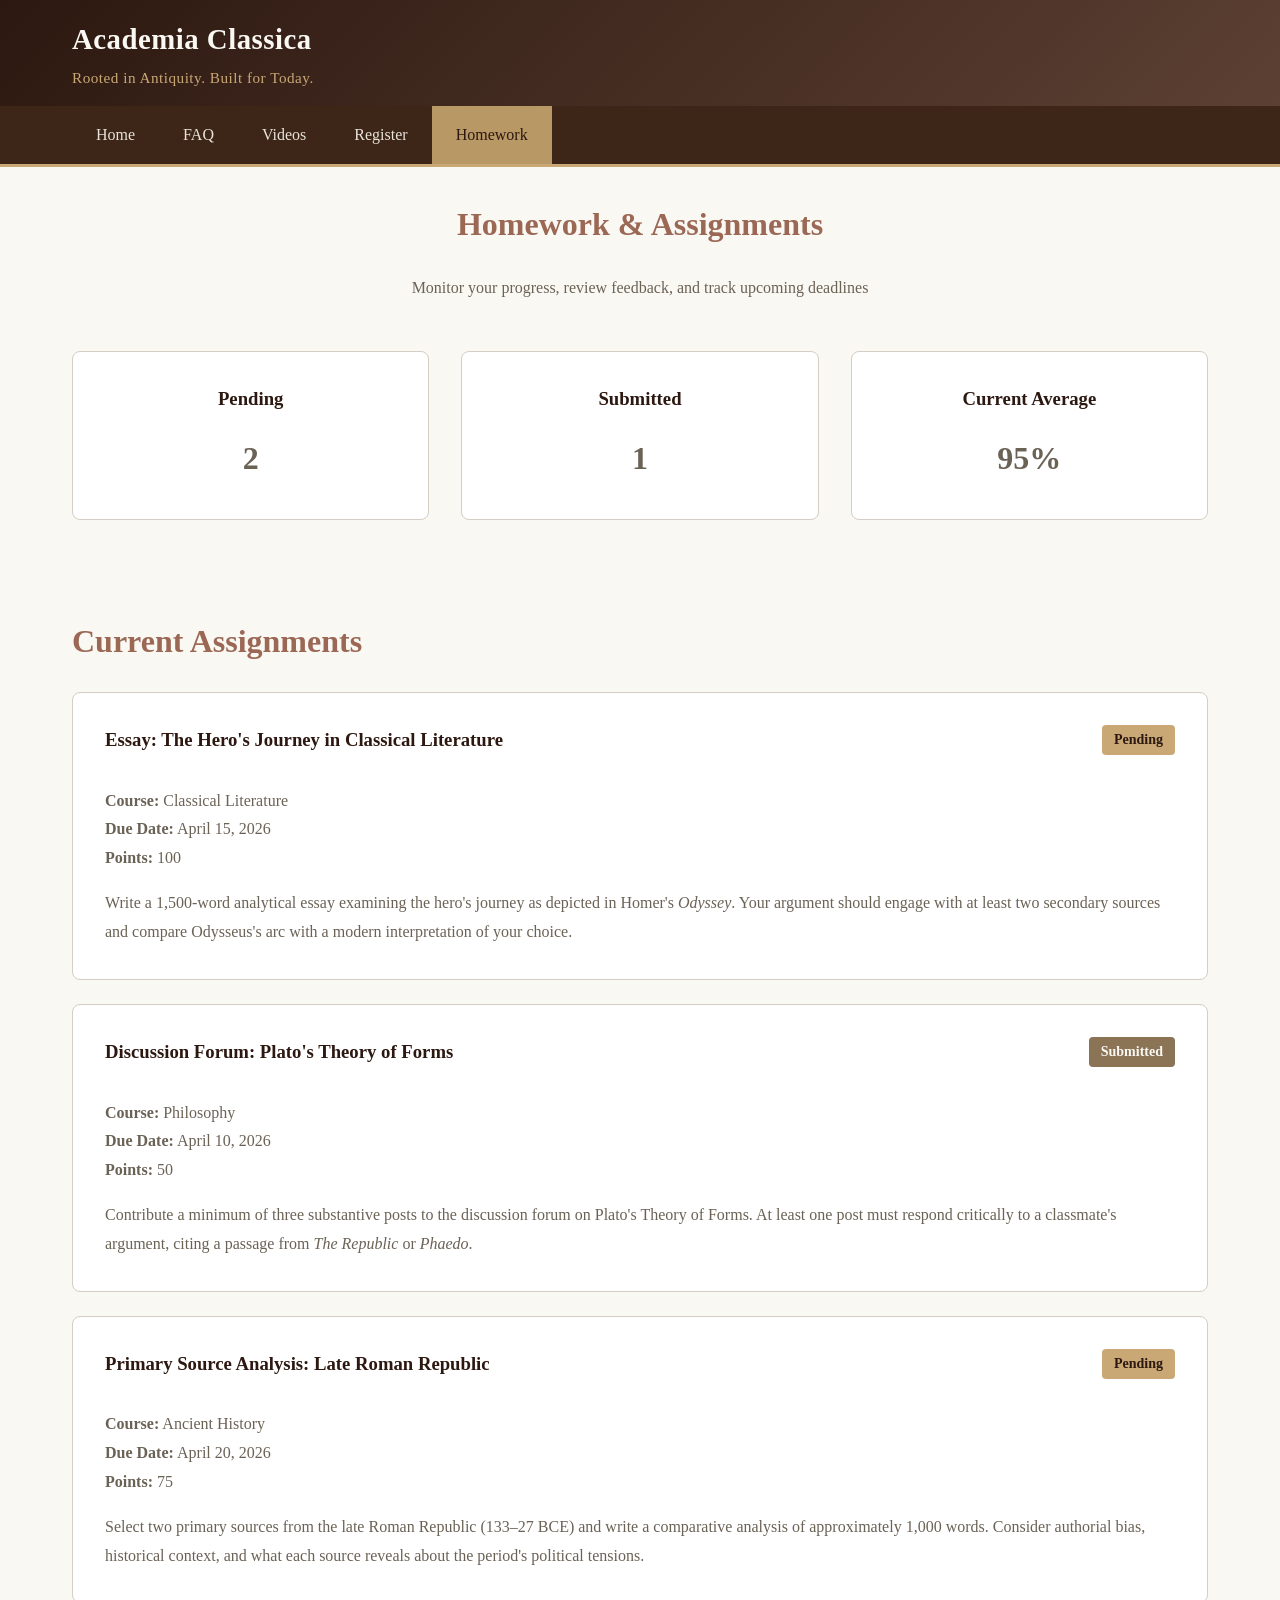
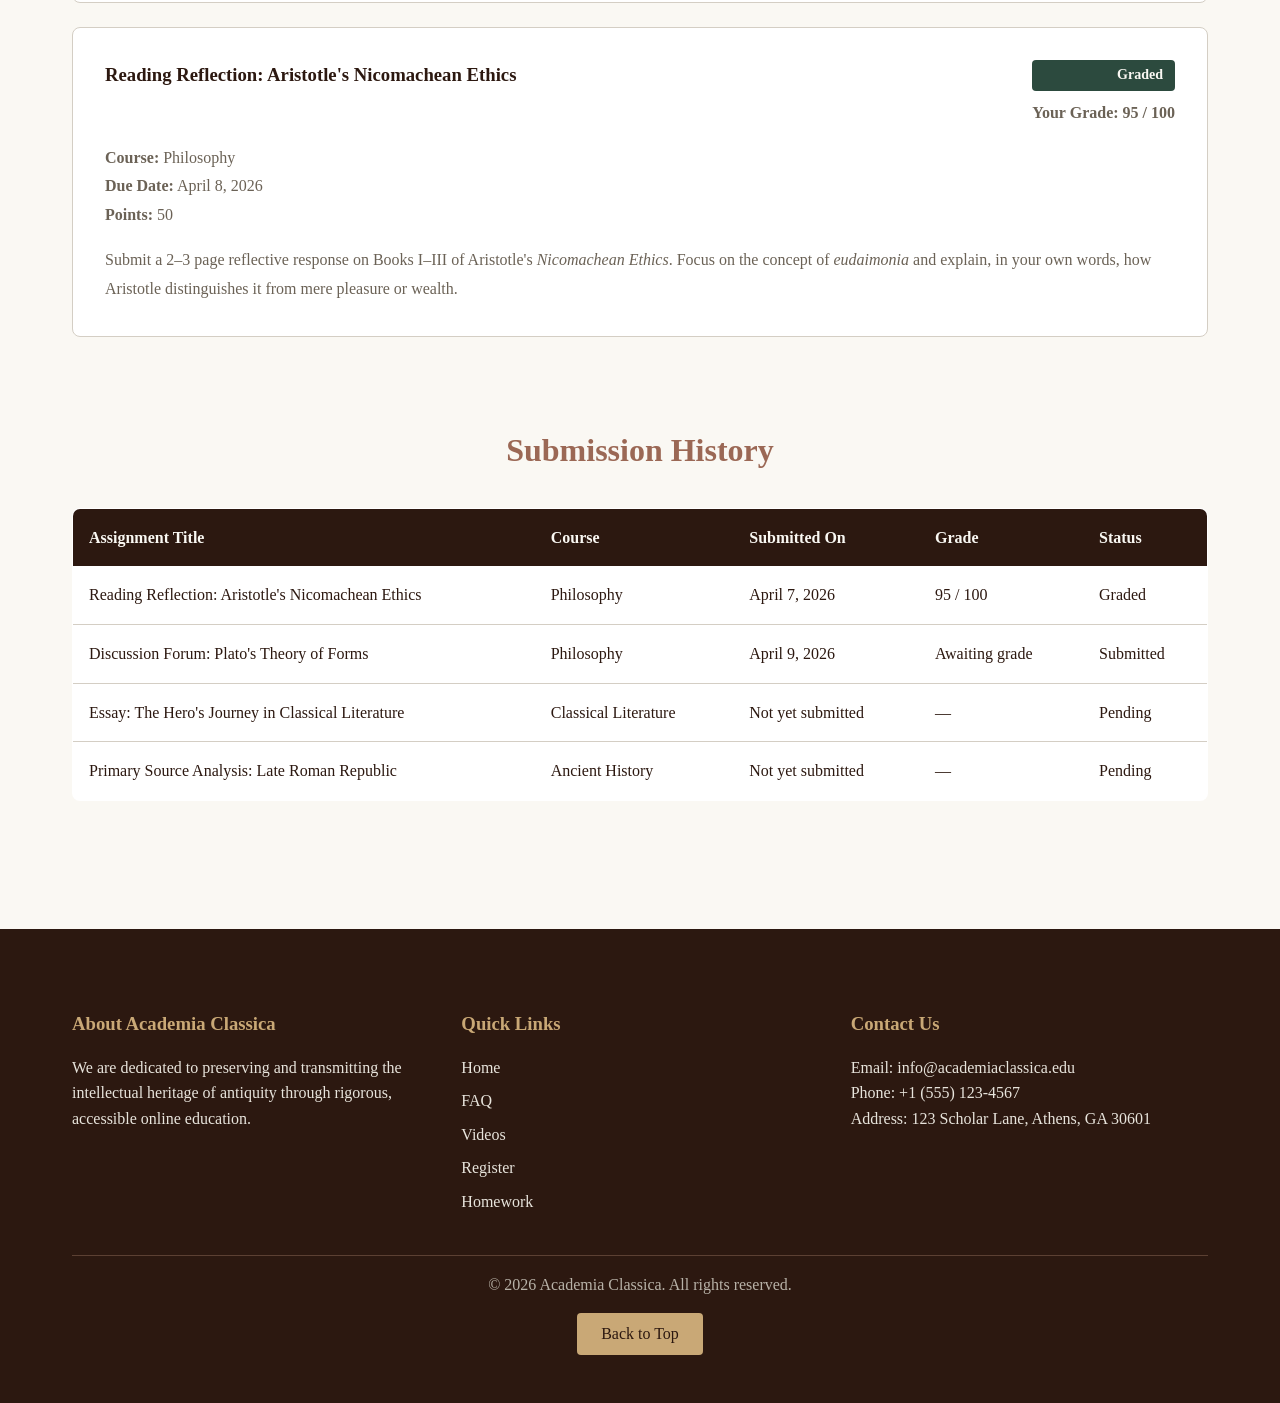
<file: page5.html>
<!DOCTYPE html>
<html lang="en">
<head>
    <meta charset="UTF-8">
    <meta name="viewport" content="width=device-width, initial-scale=1.0">
    <title>Homework &amp; Assignments - Academia Classica</title>
    <link rel="stylesheet" href="css/style.css">
</head>
<body>
    <!-- Site Header -->
    <header id="top">
        <div class="container header-inner">
            <div>
                <h1>Academia Classica</h1>
                <p class="header-tagline">Rooted in Antiquity. Built for Today.</p>
            </div>
        </div>
    </header>

    <!-- Navigation Bar -->
    <nav>
        <ul>
            <li><a href="index.html">Home</a></li>
            <li><a href="page2.html">FAQ</a></li>
            <li><a href="page3.html">Videos</a></li>
            <li><a href="page4.html">Register</a></li>
            <li><a href="page5.html" class="active">Homework</a></li>
        </ul>
    </nav>

    <main>
        <section class="container">
            <h2>Homework &amp; Assignments</h2>
            <p class="text-center mb-2">Monitor your progress, review feedback, and track upcoming deadlines</p>

            <!-- Summary Stats -->
            <div class="grid mb-2">
                <article class="card text-center">
                    <h3>Pending</h3>
                    <p class="stat-number stat-pending"><strong>2</strong></p>
                </article>

                <article class="card text-center">
                    <h3>Submitted</h3>
                    <p class="stat-number stat-submitted"><strong>1</strong></p>
                </article>

                <article class="card text-center">
                    <h3>Current Average</h3>
                    <p class="stat-number stat-graded"><strong>95%</strong></p>
                </article>
            </div>
        </section>

        <section class="container">
            <h2 class="text-left">Current Assignments</h2>

            <article class="card assignment-card">
                <div class="assignment-header">
                    <h3>Essay: The Hero's Journey in Classical Literature</h3>
                    <span class="badge badge-pending"><strong>Pending</strong></span>
                </div>
                <p><strong>Course:</strong> Classical Literature</p>
                <p><strong>Due Date:</strong> April 15, 2026</p>
                <p><strong>Points:</strong> 100</p>
                <p class="assignment-description">
                    Write a 1,500-word analytical essay examining the hero's journey as depicted in Homer's
                    <em>Odyssey</em>. Your argument should engage with at least two secondary sources and
                    compare Odysseus's arc with a modern interpretation of your choice.
                </p>
            </article>

            <article class="card assignment-card">
                <div class="assignment-header">
                    <h3>Discussion Forum: Plato's Theory of Forms</h3>
                    <span class="badge badge-submitted"><strong>Submitted</strong></span>
                </div>
                <p><strong>Course:</strong> Philosophy</p>
                <p><strong>Due Date:</strong> April 10, 2026</p>
                <p><strong>Points:</strong> 50</p>
                <p class="assignment-description">
                    Contribute a minimum of three substantive posts to the discussion forum on Plato's
                    Theory of Forms. At least one post must respond critically to a classmate's argument,
                    citing a passage from <em>The Republic</em> or <em>Phaedo</em>.
                </p>
            </article>

            <article class="card assignment-card">
                <div class="assignment-header">
                    <h3>Primary Source Analysis: Late Roman Republic</h3>
                    <span class="badge badge-pending"><strong>Pending</strong></span>
                </div>
                <p><strong>Course:</strong> Ancient History</p>
                <p><strong>Due Date:</strong> April 20, 2026</p>
                <p><strong>Points:</strong> 75</p>
                <p class="assignment-description">
                    Select two primary sources from the late Roman Republic (133–27 BCE) and write a
                    comparative analysis of approximately 1,000 words. Consider authorial bias,
                    historical context, and what each source reveals about the period's political tensions.
                </p>
            </article>

            <article class="card assignment-card">
                <div class="assignment-header">
                    <div>
                        <h3>Reading Reflection: Aristotle's Nicomachean Ethics</h3>
                    </div>
                    <div class="grade-section">
                        <span class="badge badge-graded grade-badge"><strong>Graded</strong></span>
                        <p><strong>Your Grade: 95 / 100</strong></p>
                    </div>
                </div>
                <p><strong>Course:</strong> Philosophy</p>
                <p><strong>Due Date:</strong> April 8, 2026</p>
                <p><strong>Points:</strong> 50</p>
                <p class="assignment-description">
                    Submit a 2–3 page reflective response on Books I–III of Aristotle's
                    <em>Nicomachean Ethics</em>. Focus on the concept of <em>eudaimonia</em> and explain,
                    in your own words, how Aristotle distinguishes it from mere pleasure or wealth.
                </p>
            </article>
        </section>

        <section class="container">
            <h2>Submission History</h2>
            <table>
                <thead>
                    <tr>
                        <th>Assignment Title</th>
                        <th>Course</th>
                        <th>Submitted On</th>
                        <th>Grade</th>
                        <th>Status</th>
                    </tr>
                </thead>
                <tbody>
                    <tr>
                        <td>Reading Reflection: Aristotle's Nicomachean Ethics</td>
                        <td>Philosophy</td>
                        <td>April 7, 2026</td>
                        <td>95 / 100</td>
                        <td>Graded</td>
                    </tr>
                    <tr>
                        <td>Discussion Forum: Plato's Theory of Forms</td>
                        <td>Philosophy</td>
                        <td>April 9, 2026</td>
                        <td>Awaiting grade</td>
                        <td>Submitted</td>
                    </tr>
                    <tr>
                        <td>Essay: The Hero's Journey in Classical Literature</td>
                        <td>Classical Literature</td>
                        <td>Not yet submitted</td>
                        <td>—</td>
                        <td>Pending</td>
                    </tr>
                    <tr>
                        <td>Primary Source Analysis: Late Roman Republic</td>
                        <td>Ancient History</td>
                        <td>Not yet submitted</td>
                        <td>—</td>
                        <td>Pending</td>
                    </tr>
                </tbody>
            </table>
        </section>
    </main>

    <footer>
        <div class="container">
            <div class="footer-content">
                <aside class="footer-section">
                    <h3>About Academia Classica</h3>
                    <p>
                        We are dedicated to preserving and transmitting the intellectual heritage of
                        antiquity through rigorous, accessible online education.
                    </p>
                </aside>

                <aside class="footer-section">
                    <h3>Quick Links</h3>
                    <ul>
                        <li><a href="index.html">Home</a></li>
                        <li><a href="page2.html">FAQ</a></li>
                        <li><a href="page3.html">Videos</a></li>
                        <li><a href="page4.html">Register</a></li>
                        <li><a href="page5.html">Homework</a></li>
                    </ul>
                </aside>

                <aside class="footer-section">
                    <h3>Contact Us</h3>
                    <p>Email: info@academiaclassica.edu</p>
                    <p>Phone: +1 (555) 123-4567</p>
                    <p>Address: 123 Scholar Lane, Athens, GA 30601</p>
                </aside>
            </div>

            <div class="footer-bottom">
                <p>&copy; 2026 Academia Classica. All rights reserved.</p>
                <a href="#top" class="back-to-top">Back to Top</a>
            </div>
        </div>
    </footer>
</body>
</html>
</file>
<file: css/style.css>
* {
  margin: 0;
  padding: 0;
  box-sizing: border-box;
}

body {
  font-family: 'Georgia', 'Times New Roman', serif;
  line-height: 1.6;
  color: #2C1810;
  background-color: #FAF8F3;
}

/* Header Styles */
header {
  background: linear-gradient(135deg, #2C1810 0%, #5C4033 100%);
  color: #FAF8F3;
  padding: 1rem 0;
  box-shadow: 0 2px 8px rgba(0, 0, 0, 0.15);
}

header .container {
  max-width: 1200px;
  margin: 0 auto;
  padding: 0 2rem;
  display: flex;
  justify-content: space-between;
  align-items: center;
}

header h1 {
  font-size: 1.8rem;
  letter-spacing: 0.5px;
}

nav {
  background-color: #3D2517;
  border-bottom: 3px solid #C9A876;
}

nav ul {
  list-style: none;
  display: flex;
  max-width: 1200px;
  margin: 0 auto;
  padding: 0 2rem;
}

nav ul li {
  margin: 0;
}

nav ul li a {
  display: block;
  padding: 1rem 1.5rem;
  color: #E8E4DC;
  text-decoration: none;
  transition: background-color 0.3s ease, color 0.3s ease;
}

nav ul li a:hover {
  background-color: #C9A876;
  color: #2C1810;
}

nav ul li a.active {
  background-color: #B89865;
  color: #2C1810;
}

/* Main Content */
main {
  min-height: 60vh;
}

.container {
  max-width: 1200px;
  margin: 0 auto;
  padding: 2rem;
}

.hero {
  background: linear-gradient(135deg, #2C1810 0%, #5C4033 100%);
  color: #FAF8F3;
  text-align: center;
  padding: 5rem 2rem;
  margin-bottom: 3rem;
}

.hero h2 {
  font-size: 2.5rem;
  margin-bottom: 1rem;
  letter-spacing: 1px;
}

.hero p {
  font-size: 1.2rem;
  max-width: 800px;
  margin: 0 auto 2rem;
  color: #E8E4DC;
}

.btn {
  display: inline-block;
  padding: 0.75rem 2rem;
  background-color: #C9A876;
  color: #2C1810;
  text-decoration: none;
  border-radius: 4px;
  transition: background-color 0.3s ease;
  border: none;
  cursor: pointer;
  font-size: 1rem;
}

.btn:hover {
  background-color: #B89865;
}

.grid {
  display: grid;
  grid-template-columns: repeat(auto-fit, minmax(300px, 1fr));
  gap: 2rem;
  margin: 3rem 0;
}

.card {
  background-color: white;
  border: 1px solid #D4CEC4;
  border-radius: 8px;
  padding: 2rem;
  transition: box-shadow 0.3s ease;
}

.card:hover {
  box-shadow: 0 8px 16px rgba(0, 0, 0, 0.1);
}

.card h3 {
  color: #2C1810;
  margin-bottom: 1rem;
}

.card p {
  color: #6B6256;
}

.icon {
  width: 48px;
  height: 48px;
  background-color: #C9A876;
  border-radius: 50%;
  display: flex;
  align-items: center;
  justify-content: center;
  margin-bottom: 1rem;
}

form {
  background-color: white;
  padding: 2rem;
  border: 1px solid #D4CEC4;
  border-radius: 8px;
  max-width: 800px;
  margin: 2rem auto;
}

.form-group {
  margin-bottom: 1.5rem;
}

label {
  display: block;
  margin-bottom: 0.5rem;
  color: #2C1810;
  font-weight: bold;
}

input[type="text"],
input[type="email"],
input[type="number"],
input[type="password"],
select,
textarea {
  width: 100%;
  padding: 0.75rem;
  border: 1px solid #D4CEC4;
  border-radius: 4px;
  font-family: inherit;
  font-size: 1rem;
  background-color: #FAF8F3;
}

input[type="text"]:focus,
input[type="email"]:focus,
input[type="number"]:focus,
input[type="password"]:focus,
select:focus,
textarea:focus {
  outline: none;
  border-color: #8B7355;
  box-shadow: 0 0 0 3px rgba(139, 115, 85, 0.1);
}

textarea {
  min-height: 120px;
  resize: vertical;
}

.form-row {
  display: grid;
  grid-template-columns: 1fr 1fr;
  gap: 1rem;
}

.radio-group,
.checkbox-group {
  display: flex;
  flex-direction: column;
  gap: 0.75rem;
}

.radio-group label,
.checkbox-group label {
  font-weight: normal;
  display: flex;
  align-items: center;
}

input[type="radio"],
input[type="checkbox"] {
  margin-right: 0.5rem;
  width: auto;
}

.form-actions {
  display: flex;
  gap: 1rem;
  margin-top: 2rem;
}

button[type="submit"] {
  flex: 1;
  padding: 0.75rem 2rem;
  background-color: #2C1810;
  color: #FAF8F3;
  border: none;
  border-radius: 4px;
  cursor: pointer;
  font-size: 1rem;
  transition: background-color 0.3s ease;
}

button[type="submit"]:hover {
  background-color: #3D2517;
}

button[type="reset"] {
  flex: 1;
  padding: 0.75rem 2rem;
  background-color: #D4CEC4;
  color: #2C1810;
  border: none;
  border-radius: 4px;
  cursor: pointer;
  font-size: 1rem;
  transition: background-color 0.3s ease;
}

button[type="reset"]:hover {
  background-color: #C4BEB4;
}

.faq-item {
  background-color: white;
  border: 1px solid #D4CEC4;
  border-radius: 8px;
  padding: 1.5rem;
  margin-bottom: 1rem;
}

.faq-item h3 {
  color: #2C1810;
  margin-bottom: 0.75rem;
}

.faq-item p {
  color: #6B6256;
  line-height: 1.8;
}

.video-grid {
  display: grid;
  grid-template-columns: repeat(auto-fit, minmax(350px, 1fr));
  gap: 2rem;
  margin: 2rem 0;
}

.video-item {
  background-color: white;
  border: 1px solid #D4CEC4;
  border-radius: 8px;
  overflow: hidden;
}

.video-thumbnail {
  width: 100%;
  height: 200px;
  background-color: #E8E4DC;
  display: flex;
  align-items: center;
  justify-content: center;
}

.video-content {
  padding: 1.5rem;
}

.video-content h3 {
  color: #2C1810;
  margin-bottom: 0.5rem;
}

.video-content p {
  color: #6B6256;
}

/* Table Styles */
table {
  width: 100%;
  border-collapse: collapse;
  margin: 2rem 0;
  background-color: white;
  border: 1px solid #D4CEC4;
  border-radius: 8px;
  overflow: hidden;
}

thead {
  background-color: #2C1810;
  color: #FAF8F3;
}

th {
  padding: 1rem;
  text-align: left;
  font-weight: bold;
}

td {
  padding: 1rem;
  border-bottom: 1px solid #D4CEC4;
}

tbody tr:hover {
  background-color: #FAF8F3;
}

/* Footer Styles */
footer {
  background-color: #2C1810;
  color: #E8E4DC;
  padding: 3rem 2rem 1rem;
  margin-top: 4rem;
}

footer .container {
  max-width: 1200px;
  margin: 0 auto;
}

.footer-content {
  display: grid;
  grid-template-columns: repeat(auto-fit, minmax(250px, 1fr));
  gap: 2rem;
  margin-bottom: 2rem;
}

.footer-section h3 {
  color: #C9A876;
  margin-bottom: 1rem;
}

.footer-section ul {
  list-style: none;
}

.footer-section ul li {
  margin-bottom: 0.5rem;
}

.footer-section a {
  color: #E8E4DC;
  text-decoration: none;
  transition: color 0.3s ease;
}

.footer-section a:hover {
  color: #C9A876;
}

.footer-bottom {
  border-top: 1px solid #5C4033;
  padding-top: 1rem;
  text-align: center;
  color: #B8B2A8;
}

.back-to-top {
  display: inline-block;
  margin-top: 1rem;
  padding: 0.5rem 1.5rem;
  background-color: #C9A876;
  color: #2C1810;
  text-decoration: none;
  border-radius: 4px;
  transition: background-color 0.3s ease;
}

.back-to-top:hover {
  background-color: #B89865;
}

/* Section Styles */


section h2 {
  color: #9b6855;
  font-size: 2rem;
  margin-bottom: 1.5rem;
  text-align: center;
}

section p {
  color: #6B6256;
  line-height: 1.8;
}

/* Utility Classes */
.text-center {
  text-align: center;
}

.text-left {
  text-align: left;
}

.mb-1 {
  margin-bottom: 1rem;
}

.mb-2 {
  margin-bottom: 2rem;
}

.mt-2 {
  margin-top: 2rem;
}

.max-width-800 {
  max-width: 800px;
  margin: 0 auto;
}

.italic-text {
  font-style: italic;
  margin-bottom: 1rem;
}

.author-text {
  color: #6B6256;
}

.dark-card {
  background-color: #2C1810;
  color: #FAF8F3;
}

.dark-card h3 {
  color: #C9A876;
}

.dark-card p {
  color: #E8E4DC;
}

.stat-number {
  font-size: 2rem;
}

.stat-pending {
  color: #C9A876;
}

.stat-submitted {
  color: #8B7355;
}

.stat-graded {
  color: #2C4A3E;
}

.assignment-header {
  display: flex;
  justify-content: space-between;
  align-items: start;
  margin-bottom: 1rem;
}

.assignment-card {
  margin-bottom: 1.5rem;
}

.badge {
  padding: 0.25rem 0.75rem;
  border-radius: 4px;
  font-size: 0.875rem;
  font-weight: bold;
}

.badge-pending {
  background-color: #C9A876;
  color: #2C1810;
}

.badge-submitted {
  background-color: #8B7355;
  color: #FAF8F3;
}

.badge-graded {
  background-color: #2C4A3E;
  color: #FAF8F3;
}

.assignment-description {
  margin-top: 1rem;
}

.flex-row {
  display: flex;
  gap: 1rem;
}

.text-right {
  text-align: right;
}

.grade-section {
  text-align: right;
}

.grade-badge {
  display: block;
  margin-bottom: 0.5rem;
}

.video-thumbnail{
    background-image: url("../assets/the-myth-of-sisyphus.webp");
    background-position: center;  
    background-repeat: no-repeat;
    background-size: 350px 200px;

}

.header-inner {
  display: flex;
  align-items: center;
}

.header-tagline {
  font-size: 0.95rem;
  color: #C9A876;
  margin-top: 0.25rem;
  letter-spacing: 0.5px;
}

.label-note {
  font-weight: normal;
  font-size: 0.875rem;
  color: #6B6256;
}

.checkbox-inline {
  display: flex;
  align-items: flex-start;
  gap: 0.5rem;
  font-weight: normal;
  cursor: pointer;
}

.checkbox-inline input[type="checkbox"] {
  margin-top: 0.25rem;
  flex-shrink: 0;
}
</file>
